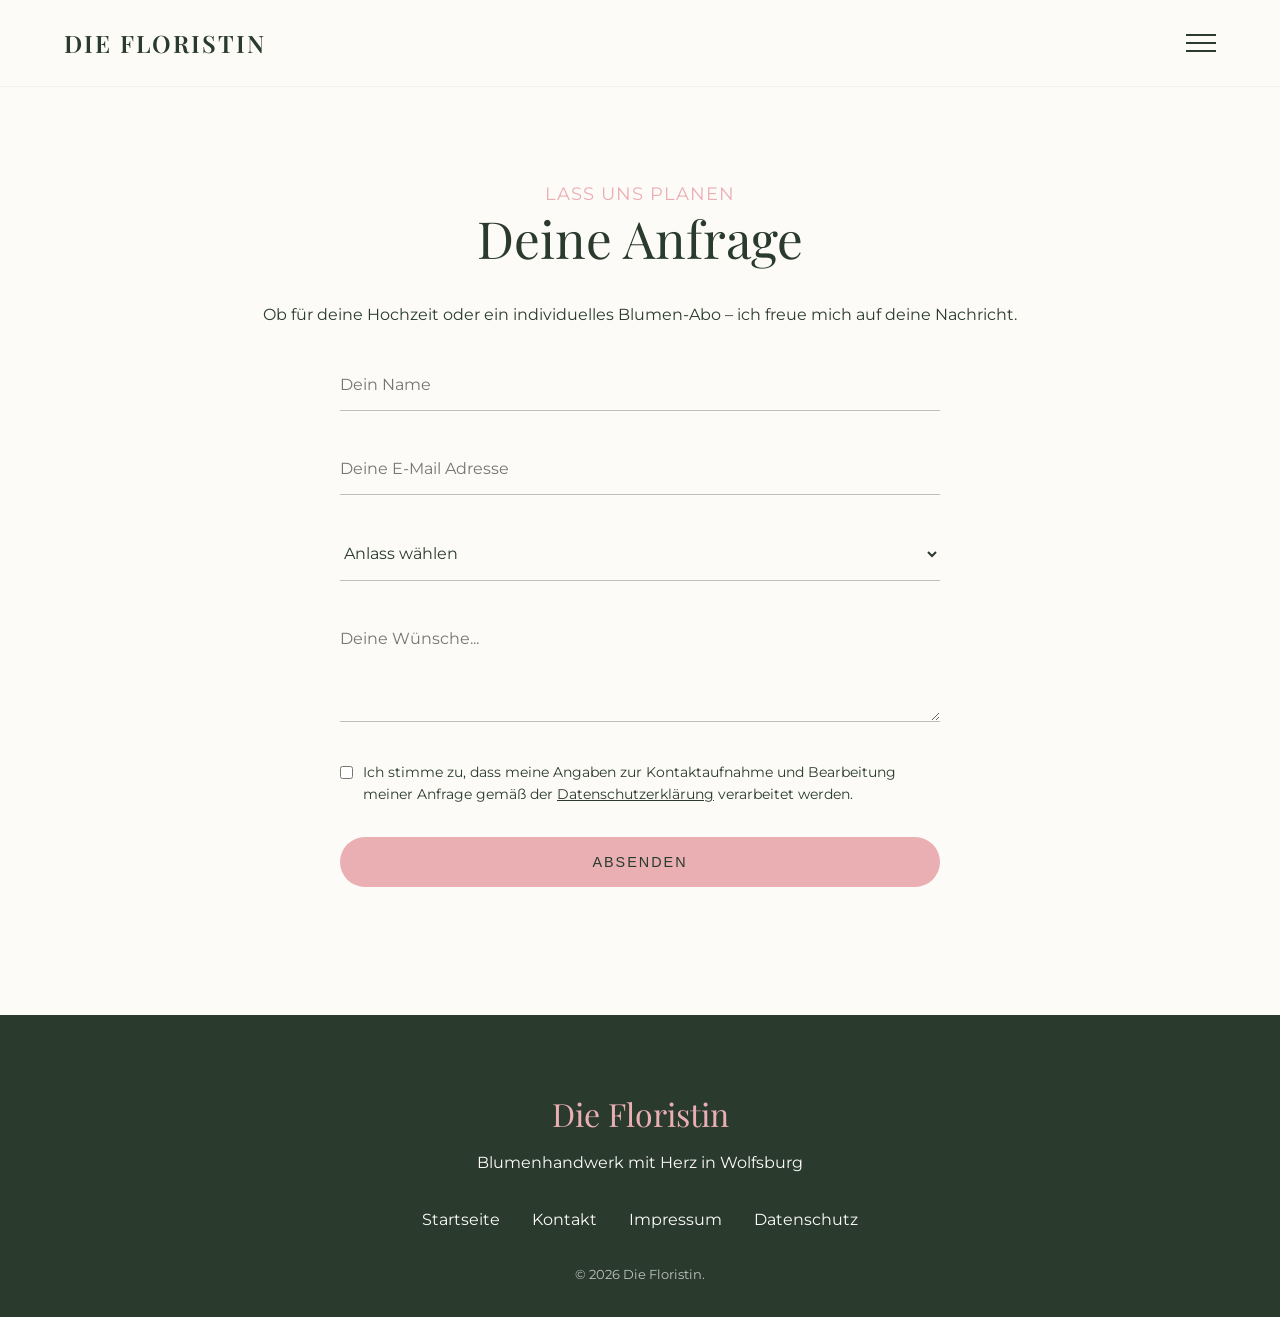
<file: anfrage.html>
<!DOCTYPE html>
<html lang="de">
<head>
    <meta charset="UTF-8">
    <meta name="viewport" content="width=device-width, initial-scale=1.0">
    <title>Anfrage | Die Floristin</title>
    <link rel="stylesheet" href="style.css">
</head>
<body>
    <header>
        <a href="index.html" class="logo">DIE FLORISTIN</a>
        <button class="hamburger" aria-label="Menu öffnen">
            <span></span><span></span><span></span>
        </button>
    </header>

    <div class="menu-overlay">
        <nav>
            <ul>
                <li><a href="index.html">Startseite</a></li>
                <li><a href="angebote.html">Angebote & Kreationen</a></li>
                <li><a href="ueber-uns.html">Über Mich & Die Ape</a></li>
                <li><a href="anfrage.html">Anfragen</a></li>
                <li><a href="kontakt.html">Kontakt</a></li>
            </ul>
        </nav>
    </div>

    <section class="section" style="padding-top: 20vh;">
        <div class="container reveal">
            <div class="text-center" style="margin-bottom: var(--spacing-md);">
                <span class="lead">Lass uns planen</span>
                <h1 class="headline-md">Deine Anfrage</h1>
                <p>Ob für deine Hochzeit oder ein individuelles Blumen-Abo – ich freue mich auf deine Nachricht.</p>
            </div>

            <form class="premium-form reveal">
                <div class="form-group">
                    <input type="text" placeholder="Dein Name" required>
                </div>
                <div class="form-group">
                    <input type="email" placeholder="Deine E-Mail Adresse" required>
                </div>
                <div class="form-group">
                    <select required>
                        <option value="" disabled selected>Anlass wählen</option>
                        <option value="hochzeit">Hochzeit</option>
                        <option value="event">Event</option>
                        <option value="abo">Abo</option>
                        <option value="sonstiges">Sonstiges</option>
                    </select>
                </div>
                <div class="form-group">
                    <textarea rows="4" placeholder="Deine Wünsche..." required></textarea>
                </div>
                
                <div class="form-checkbox">
                    <input type="checkbox" id="privacy" required>
                    <label Lech-id="privacy">Ich stimme zu, dass meine Angaben zur Kontaktaufnahme und Bearbeitung meiner Anfrage gemäß der <a href="#" style="text-decoration: underline; color: inherit;">Datenschutzerklärung</a> verarbeitet werden.</label>
                </div>

                <div class="text-center">
                    <button type="submit" class="btn btn-primary" style="width: 100%;">Absenden</button>
                </div>
            </form>
        </div>
    </section>

    <footer>
        <div class="container">
            <h2 class="footer-logo">Die Floristin</h2>
            <p>Blumenhandwerk mit Herz in Wolfsburg</p>
            <div class="footer-links">
                <a href="index.html">Startseite</a>
                <a href="kontakt.html">Kontakt</a>
                <a href="#">Impressum</a>
                <a href="#">Datenschutz</a>
            </div>
            <p style="font-size: 0.8rem; opacity: 0.7; margin-top: 2rem;">&copy; 2026 Die Floristin.</p>
        </div>
    </footer>

    <script>
        const hamburger = document.querySelector('.hamburger');
        const menuOverlay = document.querySelector('.menu-overlay');
        hamburger.addEventListener('click', () => {
            hamburger.classList.toggle('active');
            menuOverlay.classList.toggle('active');
            if(hamburger.classList.contains('active')) {
                document.querySelector('.logo').style.color = 'var(--clr-bg)';
            } else {
                document.querySelector('.logo').style.color = 'var(--clr-text)';
            }
        });
        const revealElements = document.querySelectorAll('.reveal');
        const revealObserver = new IntersectionObserver((entries, observer) => {
            entries.forEach(entry => {
                if (entry.isIntersecting) {
                    entry.target.classList.add('active');
                    observer.unobserve(entry.target);
                }
            });
        }, { threshold: 0.1 });
        revealElements.forEach(el => revealObserver.observe(el));
    </script>
</body>
</html>
</file>
<file: style.css>
/* =========================================
   BASE & VARIABLES
   ========================================= */
@import url('https://fonts.googleapis.com/css2?family=Montserrat:wght@300;400;500&family=Playfair+Display:ital,wght@0,400;0,600;1,400&display=swap');

:root {
    --clr-bg: #FDFBF7; /* Warmes Creme, kein reines Weiß */
    --clr-bg-alt: #F4EFEA; /* Subtile Abtrennung */
    --clr-text: #2A3B2E; /* Dunkles Ape-Grün für Text */
    --clr-accent: #EAAFB3; /* Blush Pink aus dem Logo */
    --clr-accent-hover: #d9979b;
    
    --font-heading: 'Playfair Display', serif;
    --font-body: 'Montserrat', sans-serif;
    
    --spacing-sm: 1rem;
    --spacing-md: 2rem;
    --spacing-lg: 5rem;
    --spacing-xl: 8rem;
}

* {
    margin: 0;
    padding: 0;
    box-sizing: border-box;
}

body {
    font-family: var(--font-body);
    background-color: var(--clr-bg);
    color: var(--clr-text);
    line-height: 1.6;
    overflow-x: hidden;
}

h1, h2, h3, h4 {
    font-family: var(--font-heading);
    font-weight: 400;
    line-height: 1.2;
}

a {
    text-decoration: none;
    color: var(--clr-text);
    transition: color 0.3s ease;
}

img {
    max-width: 100%;
    height: auto;
    display: block;
}

/* =========================================
   TYPOGRAPHY
   ========================================= */
.text-center { text-align: center; }
.headline-lg { font-size: clamp(3rem, 6vw, 5.5rem); margin-bottom: var(--spacing-sm); }
.headline-md { font-size: clamp(2rem, 4vw, 3.5rem); margin-bottom: var(--spacing-md); }
.lead { font-size: 1.1rem; letter-spacing: 1px; text-transform: uppercase; margin-bottom: 1rem; color: var(--clr-accent); }

/* =========================================
   LAYOUT & CONTAINERS
   ========================================= */
.container {
    width: 90%;
    max-width: 1400px;
    margin: 0 auto;
}

.section {
    padding: var(--spacing-xl) 0;
}

.bg-alt {
    background-color: var(--clr-bg-alt);
}

/* =========================================
   NAVIGATION & OVERLAY MENU (Optimized: No Overlaps)
   ========================================= */
header {
    position: fixed;
    top: 0;
    left: 0;
    width: 100%;
    padding: 1.5rem 5%;
    display: flex;
    justify-content: space-between;
    align-items: center;
    z-index: 1000;
    background-color: rgba(253, 251, 247, 0.95); /* Fixiert Overlap-Bug mit verlässlichem BG */
    border-bottom: 1px solid rgba(42, 59, 46, 0.05);
    backdrop-filter: blur(10px);
}

.logo {
    font-family: var(--font-heading);
    font-size: 1.5rem;
    font-weight: 600;
    letter-spacing: 2px;
    color: var(--clr-text);
    z-index: 1001;
    transition: color 0.3s ease;
}

.hamburger {
    background: none;
    border: none;
    cursor: pointer;
    z-index: 1001;
    display: flex;
    flex-direction: column;
    gap: 6px;
}

.hamburger span {
    display: block;
    width: 30px;
    height: 2px;
    background-color: var(--clr-text);
    transition: all 0.3s ease;
}

/* Hamburger Animation */
.hamburger.active span:nth-child(1) { transform: translateY(8px) rotate(45deg); background-color: var(--clr-bg) !important; }
.hamburger.active span:nth-child(2) { opacity: 0; }
.hamburger.active span:nth-child(3) { transform: translateY(-8px) rotate(-45deg); background-color: var(--clr-bg) !important; }

.menu-overlay {
    position: fixed;
    top: 0;
    left: 0;
    width: 100vw;
    height: 100vh;
    background-color: var(--clr-text);
    color: var(--clr-bg);
    display: flex;
    flex-direction: column;
    justify-content: center;
    align-items: center;
    opacity: 0;
    pointer-events: none;
    transition: opacity 0.5s ease-in-out;
    z-index: 999;
}

.menu-overlay.active {
    opacity: 1;
    pointer-events: all;
}

.menu-overlay nav ul {
    list-style: none;
    text-align: center;
}

.menu-overlay nav ul li {
    margin: 1.5rem 0;
    overflow: hidden;
}

.menu-overlay nav ul li a {
    font-family: var(--font-heading);
    font-size: clamp(2.5rem, 5vw, 4rem);
    color: var(--clr-bg);
    display: inline-block;
    position: relative;
}

.menu-overlay nav ul li a:hover {
    color: var(--clr-accent);
    font-style: italic;
}

/* =========================================
   HERO SECTION
   ========================================= */
.hero {
    height: 100vh;
    position: relative;
    display: flex;
    align-items: center;
    justify-content: center;
    text-align: center;
    overflow: hidden;
    padding-top: 80px; /* Verhindert Abschneiden am oberen Rand */
}

.hero-img {
    position: absolute;
    top: 0;
    left: 0;
    width: 100%;
    height: 100%;
    object-fit: cover;
    z-index: -2;
    transform: scale(1.05);
    animation: zoomOut 10s ease forwards;
}

.hero-overlay {
    position: absolute;
    top: 0;
    left: 0;
    width: 100%;
    height: 100%;
    background: rgba(42, 59, 46, 0.4);
    z-index: -1;
}

.hero-content {
    color: var(--clr-bg);
    max-width: 800px;
    padding: 2rem;
}

/* =========================================
   BUTTONS
   ========================================= */
.btn {
    display: inline-block;
    padding: 1rem 2.5rem;
    font-size: 0.9rem;
    text-transform: uppercase;
    letter-spacing: 2px;
    border-radius: 50px;
    transition: all 0.4s ease;
    cursor: pointer;
    border: 1px solid transparent;
}

.btn-primary {
    background-color: var(--clr-accent);
    color: var(--clr-text);
}

.btn-primary:hover {
    background-color: transparent;
    border-color: var(--clr-accent);
    color: var(--clr-accent);
}

.btn-outline {
    background-color: transparent;
    border: 1px solid var(--clr-text);
    color: var(--clr-text);
}

.btn-outline:hover {
    background-color: var(--clr-text);
    color: var(--clr-bg);
}

/* =========================================
   GRIDS & IMAGE STYLING
   ========================================= */
.split-section {
    display: flex;
    flex-wrap: wrap;
    align-items: center;
    gap: var(--spacing-lg);
}

.split-text, .split-image {
    flex: 1 1 400px;
}

.image-wrapper {
    overflow: hidden;
    border-radius: 10px;
    background-color: var(--clr-bg-alt); /* Verhindert hässliche weiße Boxen bei Ladezeit */
}

.img-hover {
    transition: transform 0.8s cubic-bezier(0.25, 0.46, 0.45, 0.94);
    width: 100%;
    height: 100%;
    object-fit: cover;
}

.image-wrapper:hover .img-hover {
    transform: scale(1.05);
}

.grid-3 {
    display: grid;
    grid-template-columns: repeat(auto-fit, minmax(300px, 1fr));
    gap: 2rem;
}

.card {
    text-align: center;
}
.card .image-wrapper {
    height: 400px;
    margin-bottom: 1.5rem;
}

/* =========================================
   FORMS (Premium Styling - No Overlaps)
   ========================================= */
.premium-form {
    max-width: 600px;
    margin: 0 auto;
}

.form-group {
    margin-bottom: 2rem;
    position: relative;
}

.form-group input, 
.form-group select, 
.form-group textarea {
    width: 100%;
    padding: 1rem 0;
    background: transparent;
    border: none;
    border-bottom: 1px solid rgba(42, 59, 46, 0.3);
    font-family: var(--font-body);
    font-size: 1rem;
    color: var(--clr-text);
    outline: none;
    transition: border-color 0.3s ease;
}

.form-group input:focus, 
.form-group select:focus, 
.form-group textarea:focus {
    border-bottom: 1px solid var(--clr-text);
}

.form-checkbox {
    display: flex;
    align-items: flex-start;
    gap: 10px;
    margin-bottom: 2rem;
    text-align: left;
    font-size: 0.85rem;
}

.form-checkbox input {
    width: auto;
    margin-top: 4px;
}

/* =========================================
   Fahrplan-Tabelle & Instagram-Grid
   ========================================= */
.timetable-table {
    width: 100%;
    border-collapse: collapse;
    margin: 2rem 0;
    text-align: left;
}

.timetable-table th, .timetable-table td {
    padding: 1rem;
    border-bottom: 1px solid rgba(42, 59, 46, 0.1);
}

.timetable-table th {
    font-family: var(--font-heading);
    font-size: 1.2rem;
    font-weight: 400;
}

.insta-grid {
    display: grid;
    grid-template-columns: repeat(4, 1fr);
    gap: 10px;
    margin-top: 2rem;
}

@media (max-width: 768px) {
    .insta-grid {
        grid-template-columns: repeat(2, 1fr);
    }
}

/* =========================================
   ANIMATIONS
   ========================================= */
.reveal {
    opacity: 0;
    transform: translateY(40px);
    transition: all 1s cubic-bezier(0.25, 0.46, 0.45, 0.94);
}

.reveal.active {
    opacity: 1;
    transform: translateY(0);
}

@keyframes zoomOut {
    from { transform: scale(1.1); }
    to { transform: scale(1); }
}

/* =========================================
   FOOTER
   ========================================= */
footer {
    background-color: var(--clr-text);
    color: var(--clr-bg);
    padding: var(--spacing-lg) 0 2rem;
    text-align: center;
}

.footer-logo {
    font-family: var(--font-heading);
    font-size: 2rem;
    color: var(--clr-accent);
    margin-bottom: 1rem;
}

.footer-links {
    margin: 2rem 0;
    display: flex;
    justify-content: center;
    gap: 2rem;
    flex-wrap: wrap;
}
.footer-links a {
    color: var(--clr-bg);
}
.footer-links a:hover {
    color: var(--clr-accent);
}
</file>
